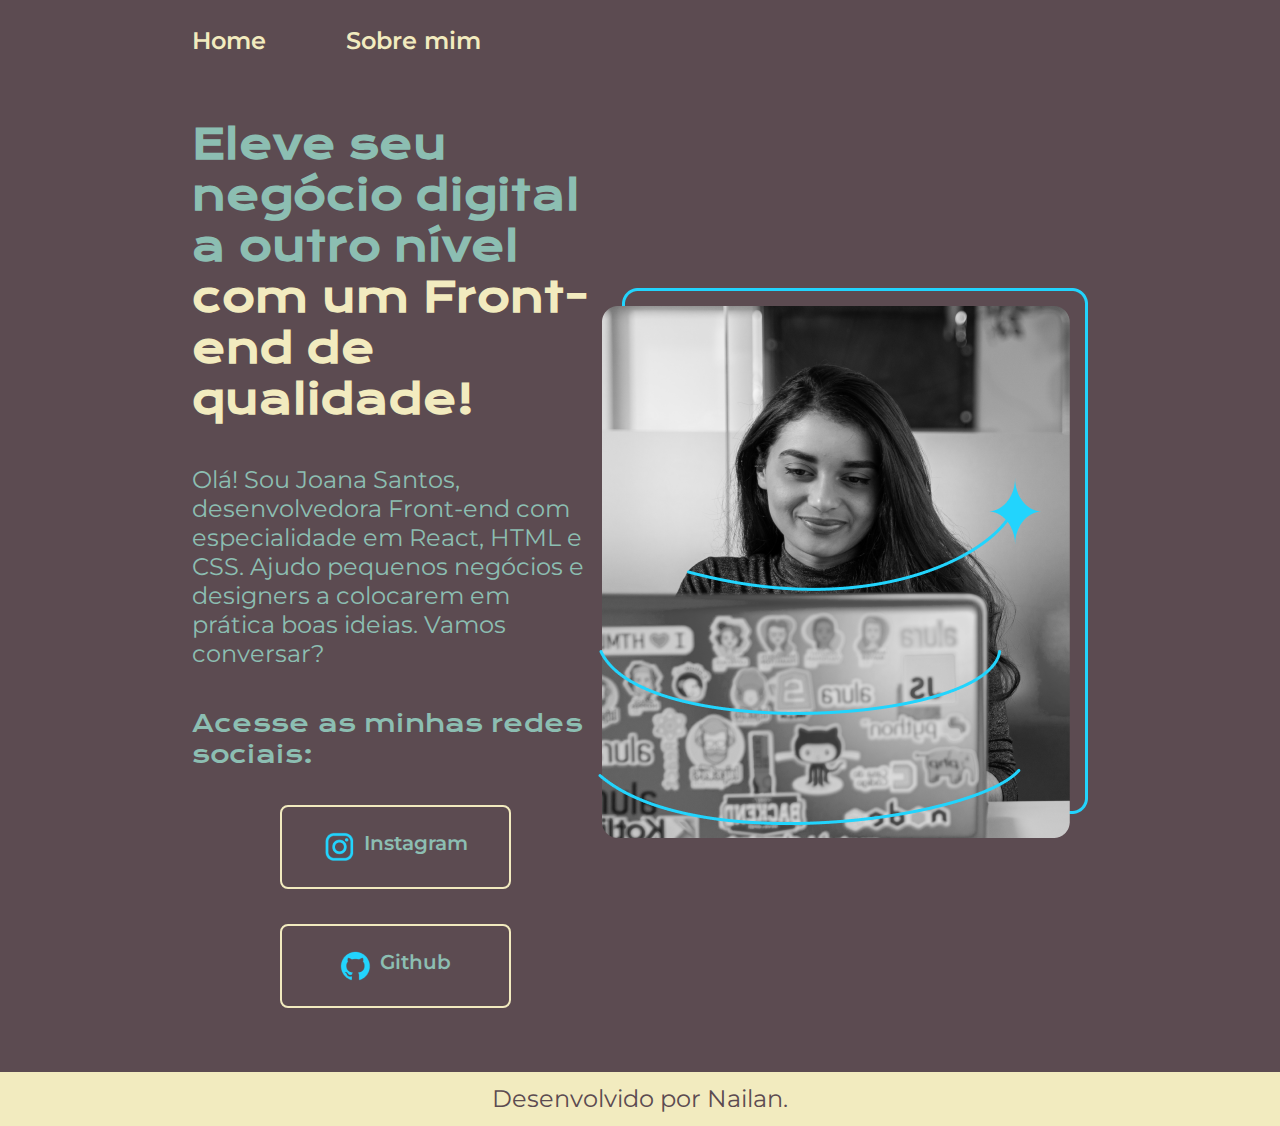
<file: index.html>
<!DOCTYPE html>
<html lang="pt-br">
<head>
    <meta charset="UTF-8"> 
    <meta http-equiv="X-UA-Compatible" content="IE=edge">
    <meta name="viewport" content="width=device-width, initial-scale=1.0">
    <title>Portifolio</title>
    <link rel="stylesheet" href="style.css">
</head>
<body>
    <header class="cabecalho">
        <nav class="cabecalho__conteudo">
            <a href="index.html" class="cabecalho__conteudo__link"> Home </a>
            <a href="about.html" class="cabecalho__conteudo__link"> Sobre mim </a>
        </nav>
    </header>
    <main class="apresentacao">
        <section class="apresentacao__conteudo">
                <h1 class="apresentacao__conteudo__titulo">Eleve seu negócio digital a outro nível 
                    <strong class="titulo-destaque">com um Front-end de qualidade!
                    </strong></h1>
                    <p class="apresentacao__conteudo__texto">Olá! Sou Joana Santos, desenvolvedora 
                    Front-end com especialidade em React, HTML e
                    CSS. Ajudo pequenos negócios e designers a 
                    colocarem em prática boas ideias. Vamos 
                    conversar?</p>
                    <div class="apresentacao__links">
                        <h2 class="apresentacao__links__subtitulo">Acesse as minhas redes sociais:</h2>
                    <a class="apresentacao__links__link" href="https://instagram.com" target="_blank">
                        <img src="/assets/instagram.png">
                        Instagram
                    </a>
                    <a class="apresentacao__links__link" href="https://github.com" target="_blank">
                        <img src="/assets/github.png">
                        Github
                    </a>
                   </div> 
        </section>
            <img class="apresentacao__imagem" src="/assets/Imagem.png" alt="Foto da Joana Santos programando">
    </main>
    <footer class="rodape">
        <p>Desenvolvido por Nailan.</p>
    </footer>
</body>
</html>
</file>
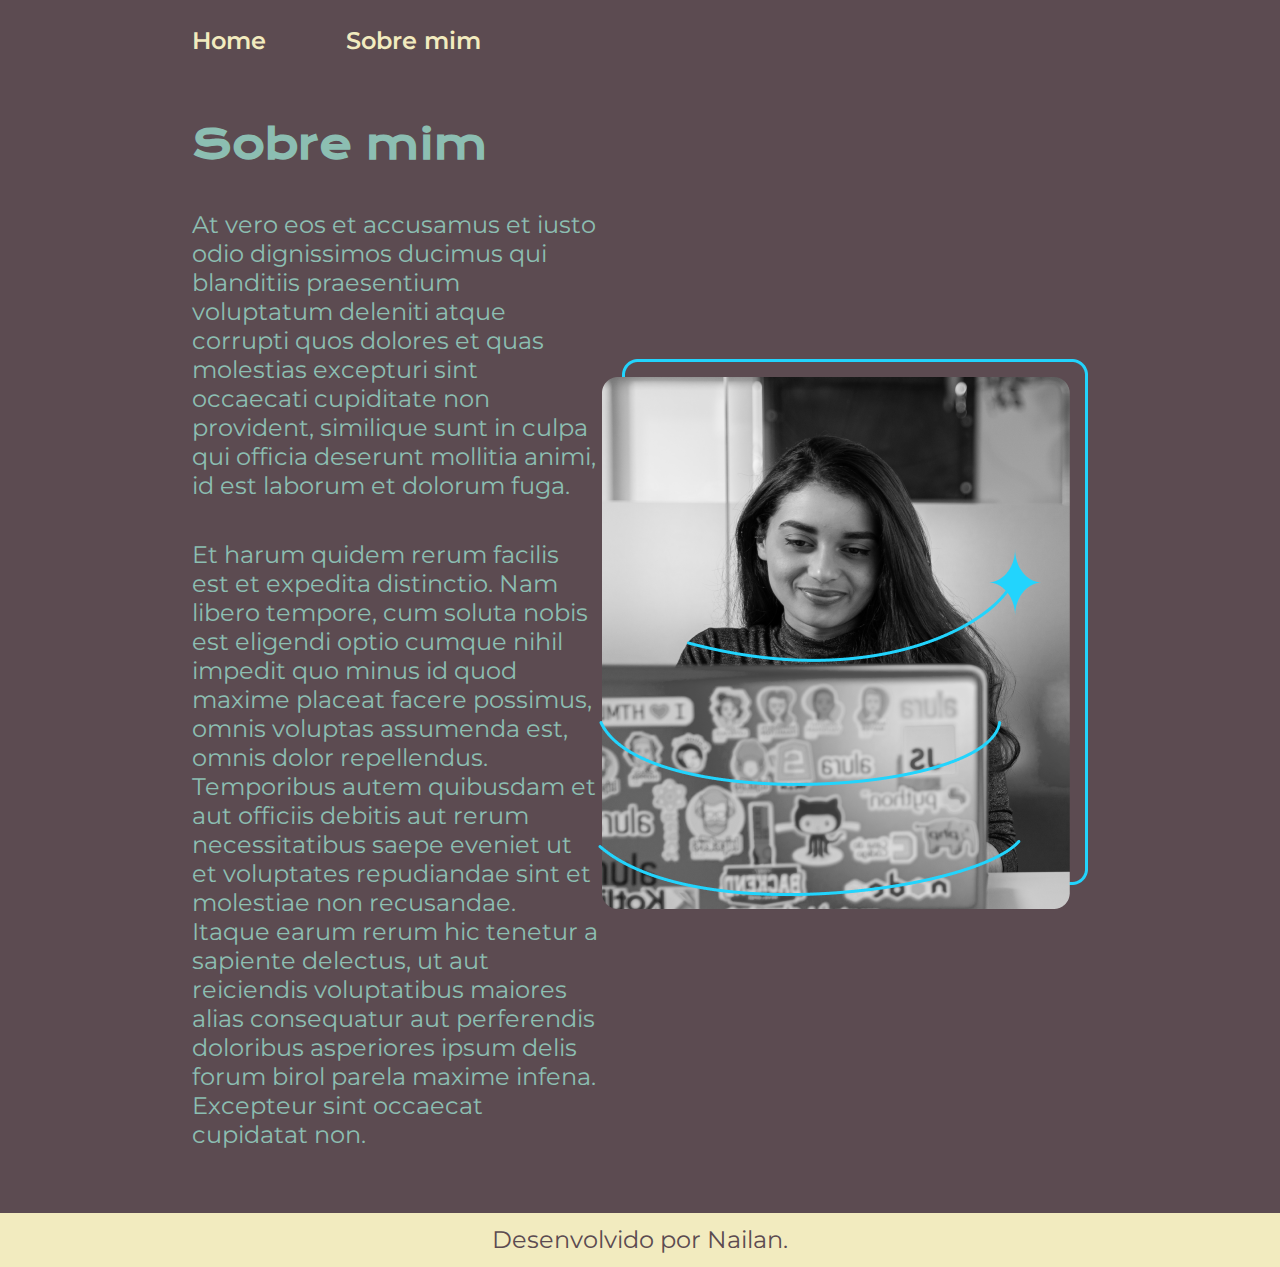
<file: about.html>
<!DOCTYPE html>
<html lang="pt-br">
<head>
    <meta charset="UTF-8">
    <meta name="viewport" content="width=device-width, initial-scale=1.0">
    <link rel="stylesheet" href="style.css">
    <title>Document</title>
</head>
<body>
    <header class="cabecalho">
        <nav class="cabecalho__conteudo">
            <a href="index.html" class="cabecalho__conteudo__link"> Home </a>
            <a href="about.html" class="cabecalho__conteudo__link"> Sobre mim </a>
        </nav>
    </header>
    <main class="apresentacao">
        <section class="apresentacao__conteudo">
            <h1 class="apresentacao__conteudo__titulo">
                Sobre mim
            </h1>
            <p class="apresentacao__conteudo__texto">
                At vero eos et accusamus et iusto odio dignissimos ducimus qui blanditiis praesentium voluptatum deleniti
                atque corrupti quos dolores et quas molestias excepturi sint occaecati cupiditate non provident,
                similique sunt in culpa qui officia deserunt mollitia animi, id est laborum et dolorum fuga.
            </P>
            <p class="apresentacao__conteudo__texto">
                Et harum quidem rerum facilis est et expedita distinctio. Nam libero tempore, cum soluta nobis est
                eligendi optio cumque nihil impedit quo minus id quod maxime placeat facere possimus, omnis voluptas
                assumenda est, omnis dolor repellendus. Temporibus autem quibusdam et aut officiis debitis aut rerum
                necessitatibus saepe eveniet ut et voluptates repudiandae sint et molestiae non recusandae. Itaque earum
                rerum hic tenetur a sapiente delectus, ut aut reiciendis voluptatibus maiores alias consequatur aut
                perferendis doloribus asperiores ipsum delis forum birol parela maxime infena. Excepteur sint occaecat
                cupidatat non.
            </P>
        </section>
        <img class="apresentacao__imagem" src="/assets/Imagem.png" alt="Foto da Joana Santos programando">
    </main>
    <footer class="rodape">
        <p>Desenvolvido por Nailan.</p>
    </footer>
</body>
</html>
</file>
<file: style.css>
@import url('https://fonts.googleapis.com/css2?family=Krona+One&family=Montserrat:ital,wght@0,100;0,400;0,500;0,600;1,400&display=swap');

:root {
    --cor-primaria: #5C4B51;
    --cor-secundaria: #8CBEB2;
    --cor-terciaria: #F2EBBF;
    --cor-hover: #F3B562;

    --fonte-primaria: 'Montserrat', sans-serif;
    --fonte-secundaria: 'Krona One', sans-serif;

}


*{
    margin: 0;
    padding: 0;
}

body {
    background-color: var(--cor-primaria);
    color: var(--cor-secundaria);
    box-sizing: border-box;
  
}

.cabecalho{
    padding: 2% 0% 0% 15%;
}

.cabecalho__conteudo{
    display: flex;
    gap: 80px;
}

.cabecalho__conteudo__link{
    color: var(--cor-terciaria);
    font-family: var(--fonte-primaria);
    font-size: 1.5rem;
    font-weight: 600;
    text-decoration: none;
}

.titulo-destaque{
    color: var(--cor-terciaria);
}

.apresentacao{
    padding: 5% 15%;
    display: flex;
    align-items: center;
    justify-content: space-between;
}

.apresentacao__conteudo{
    width: 50%;
    display: flex;
    flex-direction: column;
    gap: 40px;
    
}

.apresentacao__conteudo__titulo{
    font-size: 2.5rem;
    font-family: var(--fonte-secundaria);
}

.apresentacao__conteudo__texto{
    font-size: 1.5rem;
    font-family: var(--fonte-primaria);
    color: var(--cor-secundaria);
}

.apresentacao__links{
    display: flex;
    justify-content: space-between;
    flex-direction: column;
    align-items: center;
    gap: 35px;
}

.apresentacao__links__subtitulo{
    font-family: var(--fonte-secundaria);
    font-size: 1.5rem;
    font-weight: 100;
}

.apresentacao__links__link{
    display: flex;
    justify-content: center;
    gap: 8px;
    width: 50%;
    padding: 24px 12px;
    border-radius: 8px;
    text-decoration: none;
    text-align: center;
    font-family: var(--fonte-primaria);
    font-weight: 600;
    font-size: 1.25rem;
    font-style: normal;
    color: var(--cor-secundaria);
    border:  2px solid var(--cor-terciaria);
}

.apresentacao__links__link:hover{
    background-color: var(--cor-hover);
}

.apresentaaco__imagem{
    width: 50%;
}

.rodape{
    color: var(--cor-primaria);
    background-color: var(--cor-terciaria);
    text-align: center;
    font-size: 1.5rem;
    font-family: var(--fonte-primaria);
    font-weight: 400;
    padding: 1%;
}

@media (max-width: 1200px){
    .cabecalho{
        padding: 10%;
    }

    .cabecalho__conteudo{
        justify-content: center;
    }

    .apresentacao{
        flex-direction: column-reverse;
        padding: 5%;
    }

    .apresentacao__conteudo{
        width: auto;
    }

}
</file>
